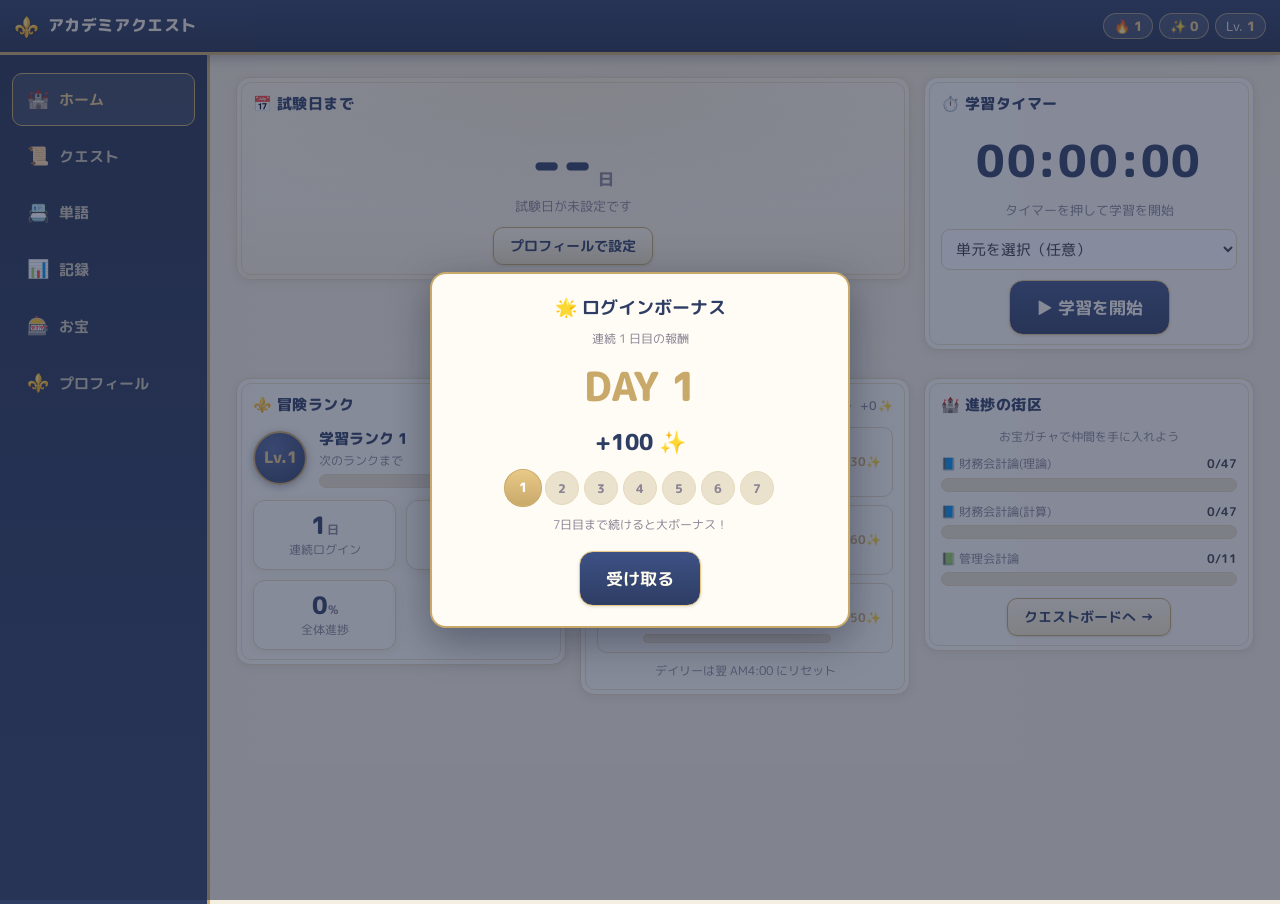
<file: index.html>
<!DOCTYPE html>
<html lang="ja">
<head>
  <meta charset="UTF-8" />
  <meta name="viewport" content="width=device-width, initial-scale=1, viewport-fit=cover" />
  <meta name="theme-color" content="#2E3D63" />
  <meta name="description" content="学習をクエスト化するRPG風の学習管理アプリ" />
  <title>アカデミアクエスト</title>
  <link rel="manifest" href="manifest.json" />
  <link rel="icon" href="icons/icon-192.png" />
  <link rel="apple-touch-icon" href="icons/icon-192.png" />
  <link rel="preconnect" href="https://fonts.googleapis.com" />
  <link rel="preconnect" href="https://fonts.gstatic.com" crossorigin />
  <link href="https://fonts.googleapis.com/css2?family=M+PLUS+Rounded+1c:wght@400;500;700;800&display=swap" rel="stylesheet" />
  <link rel="stylesheet" href="css/app.css" />
</head>
<body>
  <div id="app">
    <header class="topbar">
      <div class="topbar-brand">
        <span class="brand-icon">⚜️</span>
        <span class="brand-name">アカデミアクエスト</span>
      </div>
      <div class="topbar-stats">
        <span class="pill pill-streak" id="hdr-streak" title="連続ログイン">🔥 <b>0</b></span>
        <span class="pill pill-points" id="hdr-points" title="所持ポイント">✨ <b>0</b></span>
        <span class="pill pill-rank" id="hdr-rank" title="冒険ランク">Lv.<b>1</b></span>
      </div>
    </header>

    <div class="layout">
      <nav class="sidenav" id="sidenav" aria-label="メインナビゲーション"></nav>
      <main class="view" id="view" tabindex="-1"></main>
    </div>

    <nav class="bottomnav" id="bottomnav" aria-label="メインナビゲーション"></nav>
  </div>

  <div id="modal-root"></div>
  <div id="toast-root" aria-live="polite"></div>

  <script type="module" src="js/app.js"></script>
</body>
</html>
</file>
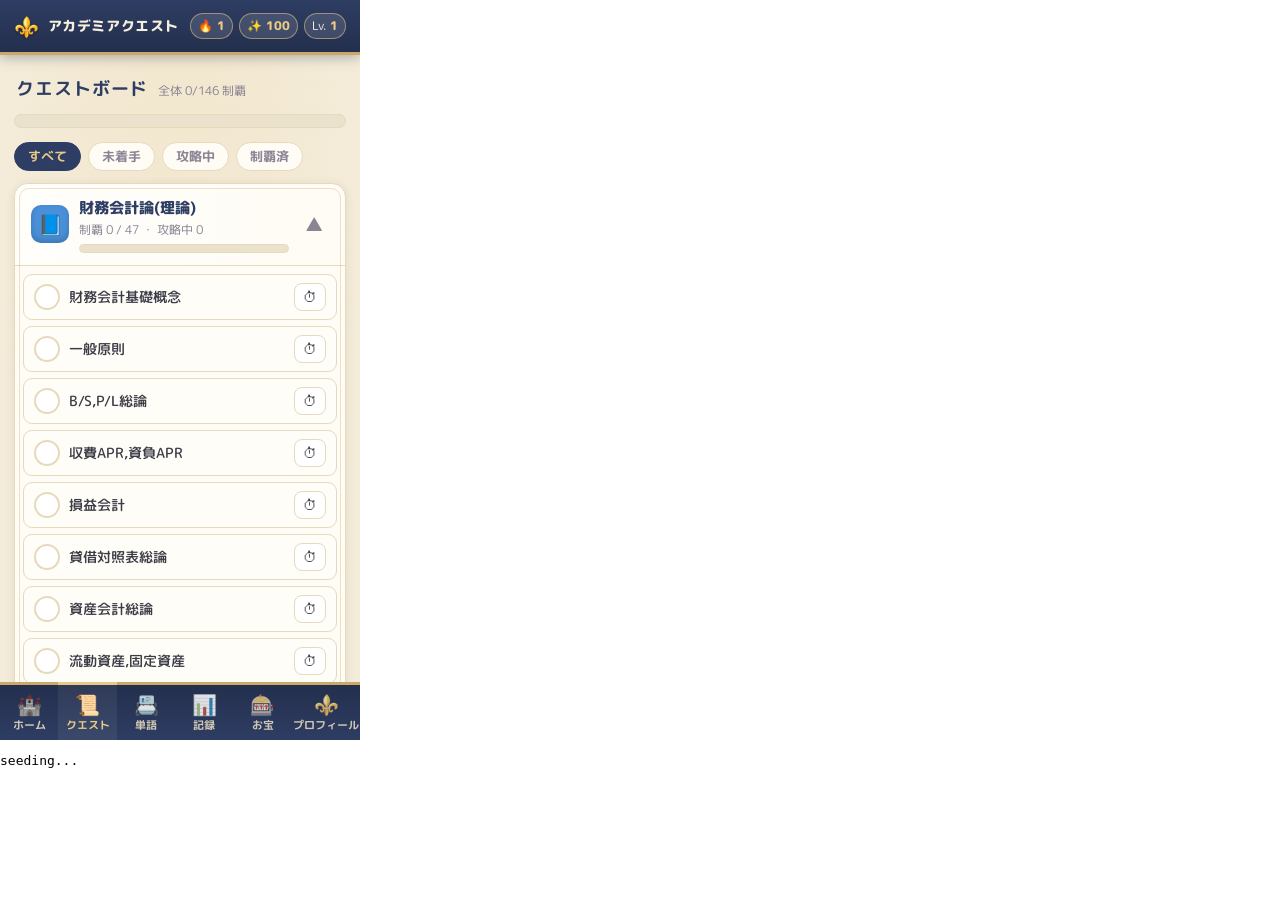
<file: tests/probe.html>
<!DOCTYPE html>
<html lang="ja">
<head><meta charset="utf-8" /><title>probe</title></head>
<body style="margin:0">
<pre id="out">seeding...</pre>
<script type="module">
  import * as game from "../js/game.js";
  import { store } from "../js/store.js";

  const q = new URLSearchParams(location.search);
  const w = q.get("w") || "360";
  const stress = q.has("stress");
  const route = location.hash || "#/quests";

  try {
    game.visit();
    game.claimBonus();
    const words = [
      ["accrual", "発生主義"],
      ["going concern", "継続企業"],
      ["materiality", "重要性"],
      ["goodwill", "のれん"],
      ["footnote", "脚注・注記"],
      ["consolidated financial statements", "連結財務諸表"],
      ["hypercholesterolemia", "高コレステロール血症"],
      ["counterintuitively", "直感に反して"],
    ];
    for (const [en, ja] of words) game.addWord(en, ja);
    game.reviewWord(game.buildWordQueue()[0], true);

    if (stress) {
      const curriculum = JSON.parse(JSON.stringify(game.ensureCurriculum()));
      curriculum[0].name = "AccountingStandardsComprehensiveReview";
      curriculum[0].units[0].name = "ConsolidatedFinancialStatementPreparationAndAnalysis";
      curriculum[0].units[1].name = "超絶長くても折り返さない単元名テストケース其の一";
      if (curriculum[1]) curriculum[1].name = "管理会計論_extended_theory_and_practice";
      store.set("curriculum", curriculum);
      store.set("settings", { ...store.get("settings"), examDate: game.todayKey(new Date(Date.now() + 86400000 * 20)) });
      for (let i = 0; i < 6; i++) {
        game.addSession({ minutes: 25 + i * 10, manual: true, unitId: curriculum[0].units[i % curriculum[0].units.length].id });
      }
      store.set("exams", [
        ...(store.get("exams") || []),
        { id: "exam-stress-1", name: "第1回公開模試_extended_mock_exam", date: game.todayKey(), items: [{ label: curriculum[0].name, got: 42, max: 100 }] },
      ]);
    }
  } catch (e) {
    const pre = document.createElement("pre");
    pre.id = "seed-error";
    pre.textContent = "SEED-ERROR " + (e && e.stack ? e.stack : e);
    document.body.appendChild(pre);
  }

  if (!document.getElementById("seed-error")) {
    const f = document.createElement("iframe");
    f.id = "f";
    f.style.cssText = `width:${w}px;height:740px;border:0;display:block`;
    f.src = "../" + route;
    document.body.insertBefore(f, document.getElementById("out"));
    f.addEventListener("load", () => {
      setTimeout(() => {
        try {
          const d = f.contentDocument;
          const vw = f.contentWindow.innerWidth;
          const lines = [];
          lines.push("URL=" + d.location.href);
          lines.push("vw=" + vw + " docScrollW=" + d.documentElement.scrollWidth + " bodyScrollW=" + d.body.scrollWidth + " viewChildren=" + (d.getElementById("view") ? d.getElementById("view").children.length : -1));
          const all = d.querySelectorAll("*");
          const bad = [];
          const internal = [];
          const wide = [];
          const clientW = d.documentElement.clientWidth;
          const clipped = (el) => {
            let p = el.parentElement;
            while (p) {
              const ox = d.defaultView.getComputedStyle(p).overflowX;
              if (ox === "hidden" || ox === "auto" || ox === "scroll") return true;
              p = p.parentElement;
            }
            return false;
          };
          for (const el of all) {
            const r = el.getBoundingClientRect();
            if (r.right > vw + 1 || r.width > vw + 1) {
              if (!clipped(el)) bad.push({ el, right: Math.round(r.right), width: Math.round(r.width) });
            } else if (r.right > clientW + 1 && !clipped(el)) {
              wide.push({ el, right: Math.round(r.right), width: Math.round(r.width) });
            }
            if (el.scrollWidth > el.clientWidth + 1 && el.clientWidth > 0) {
              internal.push({ el, sw: el.scrollWidth, cw: el.clientWidth });
            }
          }
          bad.sort((a, b) => b.right - a.right);
          wide.sort((a, b) => b.right - a.right);
          for (const b of bad.slice(0, 30)) {
            const cls = String(b.el.className || "").slice(0, 70);
            lines.push(`OVER right=${b.right} w=${b.width} <${b.el.tagName.toLowerCase()} class="${cls}"> "${(b.el.textContent || "").trim().slice(0, 25)}"`);
          }
          for (const b of wide.slice(0, 20)) {
            const cls = String(b.el.className || "").slice(0, 70);
            lines.push(`WIDE right=${b.right} w=${b.width} <${b.el.tagName.toLowerCase()} class="${cls}"> "${(b.el.textContent || "").trim().slice(0, 25)}"`);
          }
          for (const t of internal.slice(0, 20)) {
            const cls = String(t.el.className || "").slice(0, 70);
            lines.push(`INNER sw=${t.sw} cw=${t.cw} <${t.el.tagName.toLowerCase()} class="${cls}">`);
          }
          const nav = d.getElementById("bottomnav");
          if (nav) {
            const nr = nav.getBoundingClientRect();
            lines.push(`bottomnav right=${Math.round(nr.right)} w=${Math.round(nr.width)} scrollW=${nav.scrollWidth} items=${nav.children.length}`);
          }
          document.getElementById("out").textContent = lines.join("\n");
        } catch (e) {
          document.getElementById("out").textContent = "ERROR " + e;
        }
      }, 2000);
    });
  }
</script>
</body>
</html>
</file>
<file: css/app.css>
/* ===== アカデミアクエスト — RPG風テーマ ===== */

:root {
  --bg: #f5efe1;
  --bg-deep: #ebe2cd;
  --panel: #fffcf5;
  --panel-border: #e6d9bd;
  --gold: #c9a96a;
  --gold-bright: #e8c987;
  --navy: #2e3d63;
  --navy-deep: #232f4d;
  --ink: #3b3b46;
  --muted: #8a8494;
  --danger: #d9534f;
  --ok: #4caf7d;
  --r5: #e8b84b;
  --r4: #a97be0;
  --r3: #5a9be8;
  --radius: 14px;
  --shadow: 0 2px 10px rgba(70, 55, 30, 0.1);
  --nav-h: 62px;
}

* { box-sizing: border-box; }

html, body {
  margin: 0;
  padding: 0;
  background: var(--bg);
  color: var(--ink);
  font-family: "M PLUS Rounded 1c", "Hiragino Maru Gothic ProN", "Yu Gothic", sans-serif;
  font-size: 15px;
  line-height: 1.6;
  -webkit-font-smoothing: antialiased;
}

body {
  background-image:
    radial-gradient(ellipse 80% 50% at 50% -10%, rgba(232, 201, 135, 0.25), transparent),
    repeating-linear-gradient(0deg, transparent, transparent 23px, rgba(201, 169, 106, 0.05) 24px);
  min-height: 100vh;
}

button, input, select, textarea { font-family: inherit; font-size: inherit; color: inherit; }
button { cursor: pointer; }
a { color: var(--navy); }

/* ===== レイアウト ===== */

#app { display: flex; flex-direction: column; min-height: 100vh; }

.topbar {
  position: sticky;
  top: 0;
  z-index: 40;
  display: flex;
  align-items: center;
  justify-content: space-between;
  gap: 8px;
  padding: 10px 14px;
  background: linear-gradient(180deg, var(--navy), var(--navy-deep));
  color: #f7efdd;
  border-bottom: 3px solid var(--gold);
  box-shadow: 0 2px 12px rgba(35, 47, 77, 0.35);
}

.topbar-brand { display: flex; align-items: center; gap: 8px; font-weight: 800; letter-spacing: 0.04em; }
.brand-icon { font-size: 20px; filter: drop-shadow(0 1px 1px rgba(0,0,0,.4)); }
.brand-name { font-size: 16px; white-space: nowrap; }
.topbar-stats { display: flex; gap: 6px; flex-wrap: wrap; justify-content: flex-end; }

.pill {
  display: inline-flex;
  align-items: center;
  gap: 4px;
  background: rgba(255, 255, 255, 0.12);
  border: 1px solid rgba(232, 201, 135, 0.55);
  border-radius: 999px;
  padding: 2px 10px;
  font-size: 13px;
  white-space: nowrap;
}
.pill b { color: var(--gold-bright); font-weight: 800; }

.layout { display: flex; flex: 1; width: 100%; }

.view {
  flex: 1;
  min-width: 0;
  padding: 16px 14px calc(var(--nav-h) + 24px);
  max-width: 1140px;
  margin: 0 auto;
  outline: none;
}

/* ===== ナビ ===== */

.bottomnav {
  position: fixed;
  bottom: 0;
  left: 0;
  right: 0;
  z-index: 50;
  display: flex;
  background: linear-gradient(180deg, var(--navy-deep), var(--navy));
  border-top: 3px solid var(--gold);
  padding-bottom: env(safe-area-inset-bottom);
}
.bottomnav a {
  flex: 1;
  display: flex;
  flex-direction: column;
  align-items: center;
  justify-content: center;
  gap: 1px;
  padding: 7px 1px 6px;
  color: #cfc7b4;
  text-decoration: none;
  font-size: 10.5px;
  font-weight: 700;
  white-space: nowrap;
  border-top: 3px solid transparent;
  margin-top: -3px;
}
.bottomnav a .nav-icon { font-size: 20px; line-height: 1.2; filter: grayscale(0.4); opacity: 0.85; }
.bottomnav a.active { color: var(--gold-bright); border-top-color: var(--gold-bright); background: rgba(255,255,255,0.06); }
.bottomnav a.active .nav-icon { filter: none; opacity: 1; }

.sidenav { display: none; }

/* ===== パネル ===== */

.panel {
  position: relative;
  background: var(--panel);
  border: 1.5px solid var(--panel-border);
  border-radius: var(--radius);
  box-shadow: var(--shadow);
  padding: 14px 16px;
  margin-bottom: 14px;
}
.panel::before {
  content: "";
  position: absolute;
  inset: 4px;
  border: 1px solid rgba(201, 169, 106, 0.35);
  border-radius: 10px;
  pointer-events: none;
}
.panel-title {
  display: flex;
  align-items: center;
  gap: 8px;
  font-weight: 800;
  color: var(--navy);
  font-size: 15px;
  margin: 0 0 10px;
  letter-spacing: 0.03em;
}
.panel-title .sub { font-size: 12px; color: var(--muted); font-weight: 500; margin-left: auto; }

.section-head {
  display: flex;
  align-items: baseline;
  gap: 10px;
  margin: 4px 2px 10px;
}
.section-head h2 {
  margin: 0;
  font-size: 18px;
  color: var(--navy);
  letter-spacing: 0.05em;
}
.section-head .hint { font-size: 12px; color: var(--muted); }

/* ===== ボタン ===== */

.btn {
  display: inline-flex;
  align-items: center;
  justify-content: center;
  gap: 6px;
  border-radius: 10px;
  border: 1.5px solid var(--gold);
  background: linear-gradient(180deg, #fff9ea, #f3e7c8);
  color: var(--navy);
  font-weight: 700;
  padding: 8px 16px;
  font-size: 14px;
  box-shadow: 0 1px 3px rgba(70, 55, 30, 0.15);
  transition: transform 0.06s, filter 0.15s;
}
.btn:hover { filter: brightness(1.03); }
.btn:active { transform: translateY(1px); }
.btn:disabled { opacity: 0.5; cursor: not-allowed; }
.btn-primary {
  background: linear-gradient(180deg, #3d5185, var(--navy));
  color: #fffcf0;
  border-color: var(--gold-bright);
}
.btn-ghost { background: transparent; box-shadow: none; border-color: var(--panel-border); color: var(--muted); }
.btn-danger { background: linear-gradient(180deg, #e8756f, var(--danger)); color: #fff; border-color: #b8433f; }
.btn-lg { font-size: 17px; padding: 14px 26px; border-radius: 14px; }
.btn-block { width: 100%; }
.btn-sm { font-size: 12.5px; padding: 4px 10px; border-radius: 8px; }

/* ===== 進捗ゲージ ===== */

.gauge {
  position: relative;
  height: 14px;
  background: var(--bg-deep);
  border: 1px solid var(--panel-border);
  border-radius: 999px;
  overflow: hidden;
}
.gauge > i {
  display: block;
  height: 100%;
  border-radius: 999px;
  background: linear-gradient(90deg, rgba(255,255,255,0.35), transparent 40%), var(--gauge-color, var(--navy));
  transition: width 0.5s ease;
}
.gauge.slim { height: 9px; }
.gauge-label {
  display: flex;
  justify-content: space-between;
  font-size: 12px;
  color: var(--muted);
  margin-bottom: 4px;
}
.gauge-label b { color: var(--ink); }

/* ===== ホーム ===== */

.home-grid { display: grid; gap: 14px; grid-template-columns: minmax(0, 1fr); }

.countdown {
  text-align: center;
  background:
    radial-gradient(ellipse 90% 70% at 50% 0%, rgba(232, 201, 135, 0.3), transparent),
    linear-gradient(180deg, #fffdf6, #f8efdb);
}
.countdown .days {
  font-size: 52px;
  font-weight: 800;
  color: var(--navy);
  line-height: 1.1;
  letter-spacing: 0.02em;
}
.countdown .days small { font-size: 16px; margin-left: 4px; color: var(--muted); }
.countdown .label { color: var(--muted); font-size: 13px; }
.countdown .exam-name { font-weight: 700; color: var(--navy); margin-top: 2px; }

.rank-row { display: flex; align-items: center; gap: 12px; }
.rank-badge {
  width: 54px;
  height: 54px;
  border-radius: 50%;
  flex: none;
  display: grid;
  place-items: center;
  background: radial-gradient(circle at 35% 30%, #54689c, var(--navy));
  color: var(--gold-bright);
  font-weight: 800;
  font-size: 16px;
  border: 2.5px solid var(--gold);
  box-shadow: 0 2px 8px rgba(46, 61, 99, 0.4);
}
.rank-main { flex: 1; min-width: 0; }
.rank-main .rank-name { font-weight: 800; color: var(--navy); }

.timer-box { text-align: center; }
.timer-display {
  font-size: 44px;
  font-weight: 800;
  color: var(--navy);
  font-variant-numeric: tabular-nums;
  letter-spacing: 0.04em;
  margin: 4px 0;
}
.timer-unit { font-size: 13px; color: var(--muted); min-height: 20px; }
.timer-actions { display: flex; gap: 10px; justify-content: center; flex-wrap: wrap; margin-top: 8px; }
.timer-running .timer-display { color: var(--ok); }

.quest-list { list-style: none; margin: 0; padding: 0; display: grid; gap: 8px; }
.quest-item {
  display: flex;
  align-items: center;
  gap: 10px;
  background: #fffdf7;
  border: 1px solid var(--panel-border);
  border-radius: 10px;
  padding: 9px 11px;
}
.quest-item.done { background: #f2f9f3; border-color: #bfe3cb; }
.quest-item .q-icon { font-size: 19px; }
.quest-item .q-body { flex: 1; min-width: 0; }
.quest-item .q-label { font-weight: 700; font-size: 13.5px; }
.quest-item .q-reward { font-size: 12px; color: var(--gold); font-weight: 700; }
.quest-item .q-progress { font-size: 12px; color: var(--muted); }
.quest-item.done .q-label { text-decoration: none; color: var(--ok); }

.companion-row {
  display: flex;
  align-items: center;
  gap: 12px;
  justify-content: center;
  padding: 6px 0 2px;
}
.companion-face {
  font-size: 42px;
  line-height: 1;
  filter: drop-shadow(0 3px 4px rgba(0,0,0,0.15));
  animation: bob 3s ease-in-out infinite;
}
@keyframes bob { 0%,100% { transform: translateY(0); } 50% { transform: translateY(-6px); } }

/* ===== クエスト（科目ツリー） ===== */

.subject-card { overflow: hidden; padding: 0; }
.subject-head {
  display: flex;
  align-items: center;
  gap: 10px;
  padding: 12px 16px;
  background: linear-gradient(90deg, rgba(255,255,255,0.6), rgba(255,255,255,0));
  border-bottom: 1px solid var(--panel-border);
}
.subject-head .s-icon {
  width: 38px;
  height: 38px;
  border-radius: 10px;
  display: grid;
  place-items: center;
  font-size: 20px;
  background: var(--s-color, var(--navy));
  box-shadow: inset 0 -3px 6px rgba(0,0,0,0.18);
  color: #fff;
}
.subject-head .s-main { flex: 1; min-width: 0; }
.subject-head .s-name { font-weight: 800; color: var(--navy); overflow-wrap: anywhere; }
.subject-head .s-count { font-size: 12px; color: var(--muted); }
.subject-head .s-toggle {
  border: none;
  background: transparent;
  font-size: 18px;
  color: var(--muted);
  padding: 4px 6px;
  border-radius: 8px;
}
.subject-head .s-toggle:hover { background: rgba(0,0,0,0.05); }

.unit-list { list-style: none; margin: 0; padding: 8px; display: grid; gap: 6px; }
.unit-row {
  display: flex;
  align-items: center;
  gap: 9px;
  padding: 8px 10px;
  border-radius: 9px;
  background: #fffdf7;
  border: 1px solid var(--panel-border);
}
.unit-row.st-done { background: #f1f9f3; border-color: #bfe3cb; }
.unit-row.st-active { background: #fdf6e7; border-color: #eeddb0; }
.unit-status {
  width: 26px;
  height: 26px;
  border-radius: 50%;
  flex: none;
  border: 2px solid var(--panel-border);
  background: #fff;
  display: grid;
  place-items: center;
  font-size: 13px;
  color: transparent;
  transition: all 0.15s;
}
.unit-row.st-active .unit-status { border-color: var(--gold); color: var(--gold); }
.unit-row.st-done .unit-status { border-color: var(--ok); background: var(--ok); color: #fff; }
.unit-name { flex: 1; font-size: 14px; font-weight: 500; min-width: 0; overflow-wrap: anywhere; }
.unit-row.st-done .unit-name { color: #6b7a70; }
.unit-timer {
  border: 1px solid var(--panel-border);
  background: #fff;
  border-radius: 8px;
  font-size: 14px;
  padding: 3px 8px;
}
.unit-timer:hover { border-color: var(--gold); }

.chips { display: flex; gap: 7px; flex-wrap: wrap; margin-bottom: 12px; }
.chip {
  border: 1.5px solid var(--panel-border);
  background: var(--panel);
  color: var(--muted);
  border-radius: 999px;
  padding: 4px 13px;
  font-size: 13px;
  font-weight: 700;
}
.chip.active { background: var(--navy); border-color: var(--navy); color: var(--gold-bright); }

/* ===== 記録 ===== */

.stat-cards { display: grid; grid-template-columns: repeat(auto-fit, minmax(120px, 1fr)); gap: 10px; }
.stat-card {
  background: var(--panel);
  border: 1.5px solid var(--panel-border);
  border-radius: 12px;
  padding: 10px 12px;
  text-align: center;
  box-shadow: var(--shadow);
}
.stat-card .num { font-size: 24px; font-weight: 800; color: var(--navy); line-height: 1.2; }
.stat-card .num small { font-size: 12px; color: var(--muted); font-weight: 600; }
.stat-card .cap { font-size: 12px; color: var(--muted); }

.heatmap {
  display: grid;
  grid-auto-flow: column;
  grid-template-rows: repeat(7, 12px);
  gap: 3px;
  overflow-x: auto;
  padding-bottom: 4px;
}
.heat-cell { width: 12px; height: 12px; border-radius: 3px; background: var(--bg-deep); }
.heat-cell.l1 { background: #d7e9db; }
.heat-cell.l2 { background: #9ed2ae; }
.heat-cell.l3 { background: #5fbf7f; }
.heat-cell.l4 { background: #2f9e5f; }
.heat-legend { display: flex; align-items: center; gap: 5px; justify-content: flex-end; font-size: 11px; color: var(--muted); margin-top: 6px; }
.heat-legend .heat-cell { width: 10px; height: 10px; }

.bars {
  display: flex;
  align-items: flex-end;
  gap: 8px;
  height: 130px;
  padding-top: 6px;
}
.bar-col { flex: 1; display: flex; flex-direction: column; align-items: center; gap: 4px; height: 100%; justify-content: flex-end; }
.bar-col .bar {
  width: 100%;
  max-width: 44px;
  border-radius: 6px 6px 3px 3px;
  background: linear-gradient(180deg, #6d84b8, var(--navy));
  min-height: 3px;
  transition: height 0.4s;
}
.bar-col.today .bar { background: linear-gradient(180deg, var(--gold-bright), var(--gold)); }
.bar-col .bar-val { font-size: 11px; color: var(--muted); font-weight: 700; }
.bar-col .bar-day { font-size: 11px; color: var(--muted); }

.log-list { list-style: none; margin: 0; padding: 0; display: grid; gap: 6px; grid-template-columns: minmax(0, 1fr); }
.log-item {
  display: flex;
  gap: 10px;
  align-items: center;
  padding: 8px 10px;
  background: #fffdf7;
  border: 1px solid var(--panel-border);
  border-radius: 9px;
  font-size: 13.5px;
}
.log-item .log-when { color: var(--muted); font-size: 12px; }
.log-item .log-min { font-weight: 800; color: var(--navy); }
.log-item .log-what { flex: 1; min-width: 0; overflow: hidden; text-overflow: ellipsis; white-space: nowrap; }
.log-del { border: none; background: transparent; color: var(--muted); font-size: 15px; padding: 2px 6px; border-radius: 6px; }
.log-del:hover { color: var(--danger); background: rgba(217, 83, 79, 0.08); }

.exam-item { display: grid; gap: 6px; padding: 10px 0; border-bottom: 1px dashed var(--panel-border); grid-template-columns: minmax(0, 1fr); }
.exam-item:last-child { border-bottom: none; }
.exam-head { display: flex; align-items: center; gap: 8px; font-weight: 700; overflow-wrap: anywhere; }
.exam-head .ratio { margin-left: auto; font-weight: 800; }
.exam-head .ratio.pass { color: var(--ok); }
.exam-head .ratio.fail { color: var(--danger); }
.exam-subscores { display: flex; flex-wrap: wrap; gap: 6px; }
.exam-sub {
  font-size: 12px;
  background: var(--bg-deep);
  border-radius: 999px;
  padding: 2px 9px;
  color: var(--muted);
  overflow-wrap: anywhere;
}
.exam-sub b { color: var(--ink); }

/* ===== お宝（ガチャ） ===== */

.gacha-banner {
  text-align: center;
  background:
    radial-gradient(ellipse 70% 60% at 50% 20%, rgba(169, 123, 224, 0.25), transparent),
    linear-gradient(180deg, #2b3358, #1d2440);
  color: #f3ecff;
  border-color: #4a4f7a;
}
.gacha-banner::before { border-color: rgba(232, 201, 135, 0.4); }
.gacha-banner .g-title { font-size: 20px; font-weight: 800; letter-spacing: 0.08em; color: var(--gold-bright); }
.gacha-banner .g-sub { font-size: 13px; opacity: 0.85; }
.gacha-banner .g-cost { font-size: 13px; margin-top: 8px; color: #ffe9a8; font-weight: 700; }
.gacha-actions { display: flex; gap: 10px; justify-content: center; margin-top: 12px; flex-wrap: wrap; }

.gacha-result { display: flex; flex-wrap: wrap; gap: 8px; justify-content: center; margin-top: 12px; }
.g-card {
  width: 86px;
  border-radius: 10px;
  padding: 8px 4px 6px;
  text-align: center;
  background: #fffdf7;
  border: 2px solid var(--r3);
  box-shadow: var(--shadow);
  animation: pop 0.35s ease backwards;
}
.g-card.r5 { border-color: var(--r5); background: linear-gradient(180deg, #fff8e2, #fffdf7); box-shadow: 0 0 12px rgba(232, 184, 75, 0.5); }
.g-card.r4 { border-color: var(--r4); background: linear-gradient(180deg, #f8f0ff, #fffdf7); }
.g-card .g-ico { font-size: 26px; }
.g-card .g-nm { font-size: 11px; font-weight: 700; line-height: 1.3; }
.g-card .g-rr { font-size: 11px; color: var(--muted); letter-spacing: 1px; }
.g-card.r5 .g-rr { color: var(--r5); }
.g-card.r4 .g-rr { color: var(--r4); }
@keyframes pop { from { transform: scale(0.6); opacity: 0; } to { transform: scale(1); opacity: 1; } }

.collection-grid { display: grid; grid-template-columns: repeat(auto-fill, minmax(104px, 1fr)); gap: 8px; }
.col-item {
  border-radius: 10px;
  border: 2px solid var(--panel-border);
  background: #fffdf7;
  padding: 9px 6px;
  text-align: center;
}
.col-item.r5 { border-color: var(--r5); }
.col-item.r4 { border-color: var(--r4); }
.col-item.locked { opacity: 0.55; filter: grayscale(0.8); }
.col-item .c-ico { font-size: 24px; }
.col-item .c-nm { font-size: 11.5px; font-weight: 700; line-height: 1.3; }
.col-item .c-meta { font-size: 10.5px; color: var(--muted); }
.col-item .c-rr { font-size: 10px; letter-spacing: 1px; color: var(--muted); }
.col-item.equipped { outline: 2px solid var(--gold); outline-offset: 1px; }

/* ===== プロフィール ===== */

.guild-card {
  background:
    radial-gradient(ellipse 80% 60% at 100% 0%, rgba(232, 201, 135, 0.3), transparent),
    linear-gradient(135deg, #33436e, #232f4d);
  color: #f5efdd;
  border-color: var(--gold);
  overflow: hidden;
}
.guild-card::before { border-color: rgba(232, 201, 135, 0.5); }
.guild-card.frame-gold { border-width: 3px; border-color: var(--r5); box-shadow: 0 0 16px rgba(232, 184, 75, 0.4); }
.guild-card.frame-silver { border-width: 3px; border-color: #d9d9e6; }
.guild-card.frame-bronze { border-width: 3px; border-color: #d2a06a; }
.gc-top { display: flex; gap: 14px; align-items: center; }
.gc-avatar {
  width: 64px;
  height: 64px;
  border-radius: 50%;
  display: grid;
  place-items: center;
  font-size: 32px;
  background: radial-gradient(circle at 35% 30%, #54689c, var(--navy));
  border: 2.5px solid var(--gold);
  flex: none;
}
.gc-name { font-size: 19px; font-weight: 800; color: var(--gold-bright); }
.gc-title { font-size: 13px; opacity: 0.9; }
.gc-rank { font-size: 12.5px; opacity: 0.8; }
.gc-stats {
  display: grid;
  grid-template-columns: repeat(4, 1fr);
  gap: 8px;
  margin-top: 14px;
  text-align: center;
}
.gc-stats .s-num { font-size: 18px; font-weight: 800; color: var(--gold-bright); }
.gc-stats .s-cap { font-size: 11px; opacity: 0.75; }

.ach-grid { display: grid; grid-template-columns: repeat(auto-fill, minmax(150px, 1fr)); gap: 8px; }
.ach-item {
  display: flex;
  gap: 9px;
  align-items: center;
  border-radius: 10px;
  border: 1.5px solid var(--panel-border);
  background: #fffdf7;
  padding: 9px 10px;
}
.ach-item.locked { opacity: 0.5; filter: grayscale(0.9); }
.ach-item .a-ico { font-size: 22px; }
.ach-item .a-nm { font-weight: 700; font-size: 13px; line-height: 1.3; }
.ach-item .a-ds { font-size: 11px; color: var(--muted); line-height: 1.35; }
.ach-item.got { border-color: var(--gold); background: linear-gradient(180deg, #fff9ea, #fffdf7); }

/* ===== フォーム・設定 ===== */

.form-grid { display: grid; gap: 10px; grid-template-columns: minmax(0, 1fr); }
#exam-scores { display: grid; gap: 6px; grid-template-columns: minmax(0, 1fr); }
#exam-scores .ue-row > span { overflow-wrap: anywhere; }
details > summary { overflow-wrap: anywhere; }
.form-grid .field select,
.field select { width: 100%; max-width: 100%; }
.field { display: grid; gap: 4px; }
.field label { font-size: 13px; font-weight: 700; color: var(--navy); }
.field input, .field select, .field textarea {
  border: 1.5px solid var(--panel-border);
  background: #fff;
  border-radius: 9px;
  padding: 8px 10px;
  outline: none;
}
.field input:focus, .field select:focus, .field textarea:focus { border-color: var(--gold); }
.field .row2 { display: flex; gap: 8px; }
.field .row2 input { flex: 1; min-width: 0; }
.hint { font-size: 12px; color: var(--muted); }

.unit-editor { display: grid; gap: 6px; grid-template-columns: minmax(0, 1fr); }
.unit-editor .ue-row {
  display: flex;
  gap: 8px;
  align-items: center;
  background: #fffdf7;
  border: 1px solid var(--panel-border);
  border-radius: 8px;
  padding: 6px 8px;
}
.unit-editor .ue-row input { flex: 1; border: 1px solid transparent; background: transparent; padding: 4px 6px; border-radius: 6px; min-width: 0; }
.unit-editor .ue-row input:focus { border-color: var(--gold); background: #fff; }

.danger-zone { border-color: #e8b4b1; }
.danger-zone .panel-title { color: var(--danger); }

/* ===== モーダル・トースト ===== */

.modal-backdrop {
  position: fixed;
  inset: 0;
  background: rgba(35, 47, 77, 0.55);
  z-index: 100;
  display: grid;
  place-items: center;
  padding: 18px;
  animation: fade 0.15s;
}
@keyframes fade { from { opacity: 0; } to { opacity: 1; } }
.modal {
  background: var(--panel);
  border: 2px solid var(--gold);
  border-radius: 16px;
  max-width: 420px;
  width: 100%;
  padding: 20px;
  box-shadow: 0 12px 40px rgba(20, 25, 45, 0.4);
  max-height: 85vh;
  overflow-y: auto;
  animation: pop 0.25s ease;
}
.modal h3 { margin: 0 0 6px; color: var(--navy); font-size: 18px; text-align: center; }
.modal .modal-body { text-align: center; }
.modal .modal-actions { display: flex; gap: 10px; justify-content: center; margin-top: 16px; }

.bonus-day {
  font-size: 40px;
  font-weight: 800;
  color: var(--gold);
  margin: 6px 0;
}
.bonus-amount { font-size: 22px; font-weight: 800; color: var(--navy); }
.bonus-cycle { display: flex; gap: 5px; justify-content: center; margin-top: 12px; flex-wrap: wrap; }
.bonus-dot {
  width: 34px;
  height: 34px;
  border-radius: 50%;
  display: grid;
  place-items: center;
  font-size: 12px;
  font-weight: 800;
  background: var(--bg-deep);
  color: var(--muted);
  border: 1.5px solid var(--panel-border);
}
.bonus-dot.past { background: #e6f4ea; border-color: #bfe3cb; color: var(--ok); }
.bonus-dot.today { background: linear-gradient(180deg, var(--gold-bright), var(--gold)); color: #fff; border-color: var(--gold); transform: scale(1.12); }

#toast-root {
  position: fixed;
  top: 64px;
  left: 50%;
  transform: translateX(-50%);
  z-index: 200;
  display: grid;
  gap: 8px;
  width: min(92vw, 400px);
  pointer-events: none;
}
.toast {
  background: linear-gradient(180deg, #3d5185, var(--navy));
  color: #fffcf0;
  border: 1.5px solid var(--gold);
  border-radius: 12px;
  padding: 10px 14px;
  font-size: 14px;
  font-weight: 700;
  box-shadow: 0 6px 20px rgba(35, 47, 77, 0.4);
  animation: toast-in 0.25s ease, toast-out 0.3s ease 2.9s forwards;
  text-align: center;
}
.toast.gold { background: linear-gradient(180deg, #a8842f, #7d6120); }
@keyframes toast-in { from { opacity: 0; transform: translateY(-8px); } to { opacity: 1; transform: none; } }
@keyframes toast-out { to { opacity: 0; transform: translateY(-8px); } }

.empty {
  text-align: center;
  color: var(--muted);
  padding: 18px 8px;
  font-size: 13.5px;
}

/* ===== レスポンシブ（PC） ===== */

@media (min-width: 900px) {
  .bottomnav { display: none; }
  .sidenav {
    display: flex;
    flex-direction: column;
    gap: 4px;
    width: 210px;
    flex: none;
    padding: 18px 12px;
    background: linear-gradient(180deg, var(--navy-deep), var(--navy));
    border-right: 3px solid var(--gold);
    min-height: calc(100vh - 51px);
    min-height: calc(100dvh - 51px);
  }
  .sidenav a {
    display: flex;
    align-items: center;
    gap: 10px;
    padding: 11px 14px;
    border-radius: 10px;
    color: #cfc7b4;
    text-decoration: none;
    font-weight: 700;
    font-size: 14.5px;
    border: 1.5px solid transparent;
  }
  .sidenav a .nav-icon { font-size: 18px; }
  .sidenav a:hover { background: rgba(255, 255, 255, 0.07); }
  .sidenav a.active {
    background: rgba(255, 255, 255, 0.1);
    border-color: var(--gold);
    color: var(--gold-bright);
  }
  .view { padding: 22px 26px 40px; }
  .home-grid { grid-template-columns: repeat(2, minmax(0, 1fr)); align-items: start; }
  .home-grid .span2 { grid-column: span 2; }
  .countdown .days { font-size: 64px; }
}

/* 横持ちタブレット: 横幅を活かして3カラム */
@media (min-width: 1200px) {
  .home-grid { grid-template-columns: repeat(3, minmax(0, 1fr)); }
}

/* 横持ちの短い画面（スマホ横・小型タブレット横）: 縦並びの“延び”を解消 */
@media (orientation: landscape) and (max-height: 500px) {
  .topbar { padding-top: 4px; padding-bottom: 4px; }
  .topbar .brand-icon { font-size: 17px; }
  .view { padding-top: 10px; padding-bottom: calc(var(--nav-h) + 12px); }
  .bottomnav a { padding-top: 4px; padding-bottom: 3px; }
  .bottomnav a span:last-child { display: none; }
  .bottomnav a .nav-icon { font-size: 22px; }
  .home-grid { grid-template-columns: repeat(2, minmax(0, 1fr)); }
  .home-grid .span2 { grid-column: span 2; }
  .countdown .days { font-size: 40px; }
  .panel { margin-bottom: 10px; padding: 10px 14px; }
  .timer-display { font-size: 34px; }
}

@media (max-width: 400px) {
  .brand-name { font-size: 14px; }
  .pill { padding: 2px 7px; font-size: 12px; }
  .timer-display { font-size: 38px; }
  .gc-stats { grid-template-columns: repeat(2, 1fr); }
}

@media (prefers-reduced-motion: reduce) {
  * { animation: none !important; transition: none !important; }
}

/* ===== ガチャ拡張（背景・装飾・アバター・ピティ） ===== */

.gc-avatar.has-art { padding: 0; overflow: hidden; background: #141b2e; }
.gc-avatar.has-art svg { width: 100%; height: 100%; display: block; }

.art-svg { display: inline-flex; line-height: 0; }
.col-item .c-ico .art-svg svg { width: 46px; height: 46px; }
.col-item .c-ico { display: flex; justify-content: center; }
.g-card .g-ico .art-svg svg { width: 40px; height: 40px; }
.g-card .g-ico { display: flex; justify-content: center; }
.c-unknown { font-size: 22px; color: var(--muted); }

.pickup-row {
  display: flex;
  gap: 8px;
  justify-content: center;
  margin-top: 12px;
  flex-wrap: wrap;
}
.pickup-item {
  width: 64px;
  border-radius: 10px;
  padding: 6px 3px 4px;
  text-align: center;
  background: rgba(255, 253, 247, 0.1);
  border: 2px solid var(--r3);
}
.pickup-item.r5 { border-color: var(--r5); box-shadow: 0 0 10px rgba(232, 184, 75, 0.45); }
.pickup-item.r4 { border-color: var(--r4); }
.pickup-item .art-svg svg { width: 44px; height: 44px; }
.pickup-item.locked { opacity: 0.5; filter: grayscale(0.9) brightness(0.7); }
.pickup-item .pk-rr { display: block; font-size: 9.5px; letter-spacing: 1px; color: var(--gold-bright); margin-top: 2px; }

.pity-box { margin-top: 12px; background: rgba(255, 255, 255, 0.08); border-radius: 10px; padding: 8px 12px; }
.pity-box .gauge-label { color: rgba(243, 236, 255, 0.85); margin-bottom: 5px; }
.pity-box .gauge-label b { color: var(--gold-bright); font-size: 15px; }
.pity-box .gauge { background: rgba(255, 255, 255, 0.15); border-color: rgba(232, 201, 135, 0.4); }

.companion-row .deco { font-size: 26px; animation: none; opacity: 0.95; }

.g-card.r5 { position: relative; overflow: hidden; }
.g-card.r5::after {
  content: "";
  position: absolute;
  top: -60%;
  left: -60%;
  width: 60%;
  height: 220%;
  background: linear-gradient(90deg, transparent, rgba(255, 255, 255, 0.55), transparent);
  transform: rotate(25deg);
  animation: shine 1.4s ease 0.3s 2;
  pointer-events: none;
}
@keyframes shine { to { left: 130%; } }

.chips { row-gap: 8px; }

/* ===== �p�P��J�[�h ===== */
.word-stage { display: grid; gap: 12px; }
.word-progress-bar { display: grid; gap: 6px; font-size: 12px; font-weight: 700; color: var(--muted); }
.word-card {
  position: relative;
  display: flex;
  flex-direction: column;
  align-items: center;
  justify-content: center;
  gap: 10px;
  min-height: 180px;
  padding: 26px 18px;
  cursor: pointer;
  text-align: center;
  background: linear-gradient(160deg, #fffdf6, #f7edd6);
  border: 2px solid var(--gold);
  border-radius: 16px;
  box-shadow: 0 6px 18px rgba(70, 55, 30, 0.18), inset 0 0 0 4px rgba(255, 255, 255, 0.6);
  transition: transform 0.12s, background 0.2s;
}
.word-card:active { transform: scale(0.99); }
.word-card .wc-en {
  font-size: clamp(24px, 6vw, 38px);
  font-weight: 800;
  color: var(--navy);
  letter-spacing: 0.02em;
  word-break: break-word;
}
.word-card .wc-ja { font-size: clamp(17px, 4vw, 23px); font-weight: 700; color: #7a5b1e; }
.word-card .wc-hint { font-size: 12px; color: var(--muted); }
.word-card.flipped { background: linear-gradient(160deg, #f6f9ff, #e9eefc); border-color: #8fa8d6; }
.word-card.flipped .wc-ja { color: #2d4a86; }
.word-card.idle { cursor: default; min-height: 130px; }
.word-card.done { cursor: default; background: linear-gradient(160deg, #f4fbf6, #e3f4e9); border-color: #4caf7d; }
.word-actions { display: flex; gap: 10px; }
.word-actions .btn { flex: 1; padding: 12px; font-size: 15px; }
.btn-known { background: linear-gradient(180deg, #e9f9ef, #c9ecd4); border-color: #4caf7d; color: #1c7a41; }
.btn-forgot { background: linear-gradient(180deg, #fdeeed, #f8d6d6); border-color: #e05c5c; color: #a03535; }
.word-list { display: grid; gap: 6px; grid-template-columns: minmax(0, 1fr); }
.word-row {
  display: flex;
  gap: 8px;
  align-items: center;
  background: #fff;
  border: 1px solid var(--panel-border);
  border-radius: 10px;
  padding: 6px 8px;
}
.word-row input {
  flex: 1;
  min-width: 0;
  border: 1px solid #ddd6c3;
  border-radius: 8px;
  padding: 6px 8px;
  font-size: 13.5px;
  background: #fffdf8;
}
.word-row input:focus { outline: none; border-color: var(--gold); }
.word-row .lv { display: flex; gap: 2px; flex: none; }
.word-row .lv i { width: 7px; height: 7px; border-radius: 50%; background: #e3dcc8; display: block; }
.word-row .lv i.on { background: var(--gold); }
</file>
